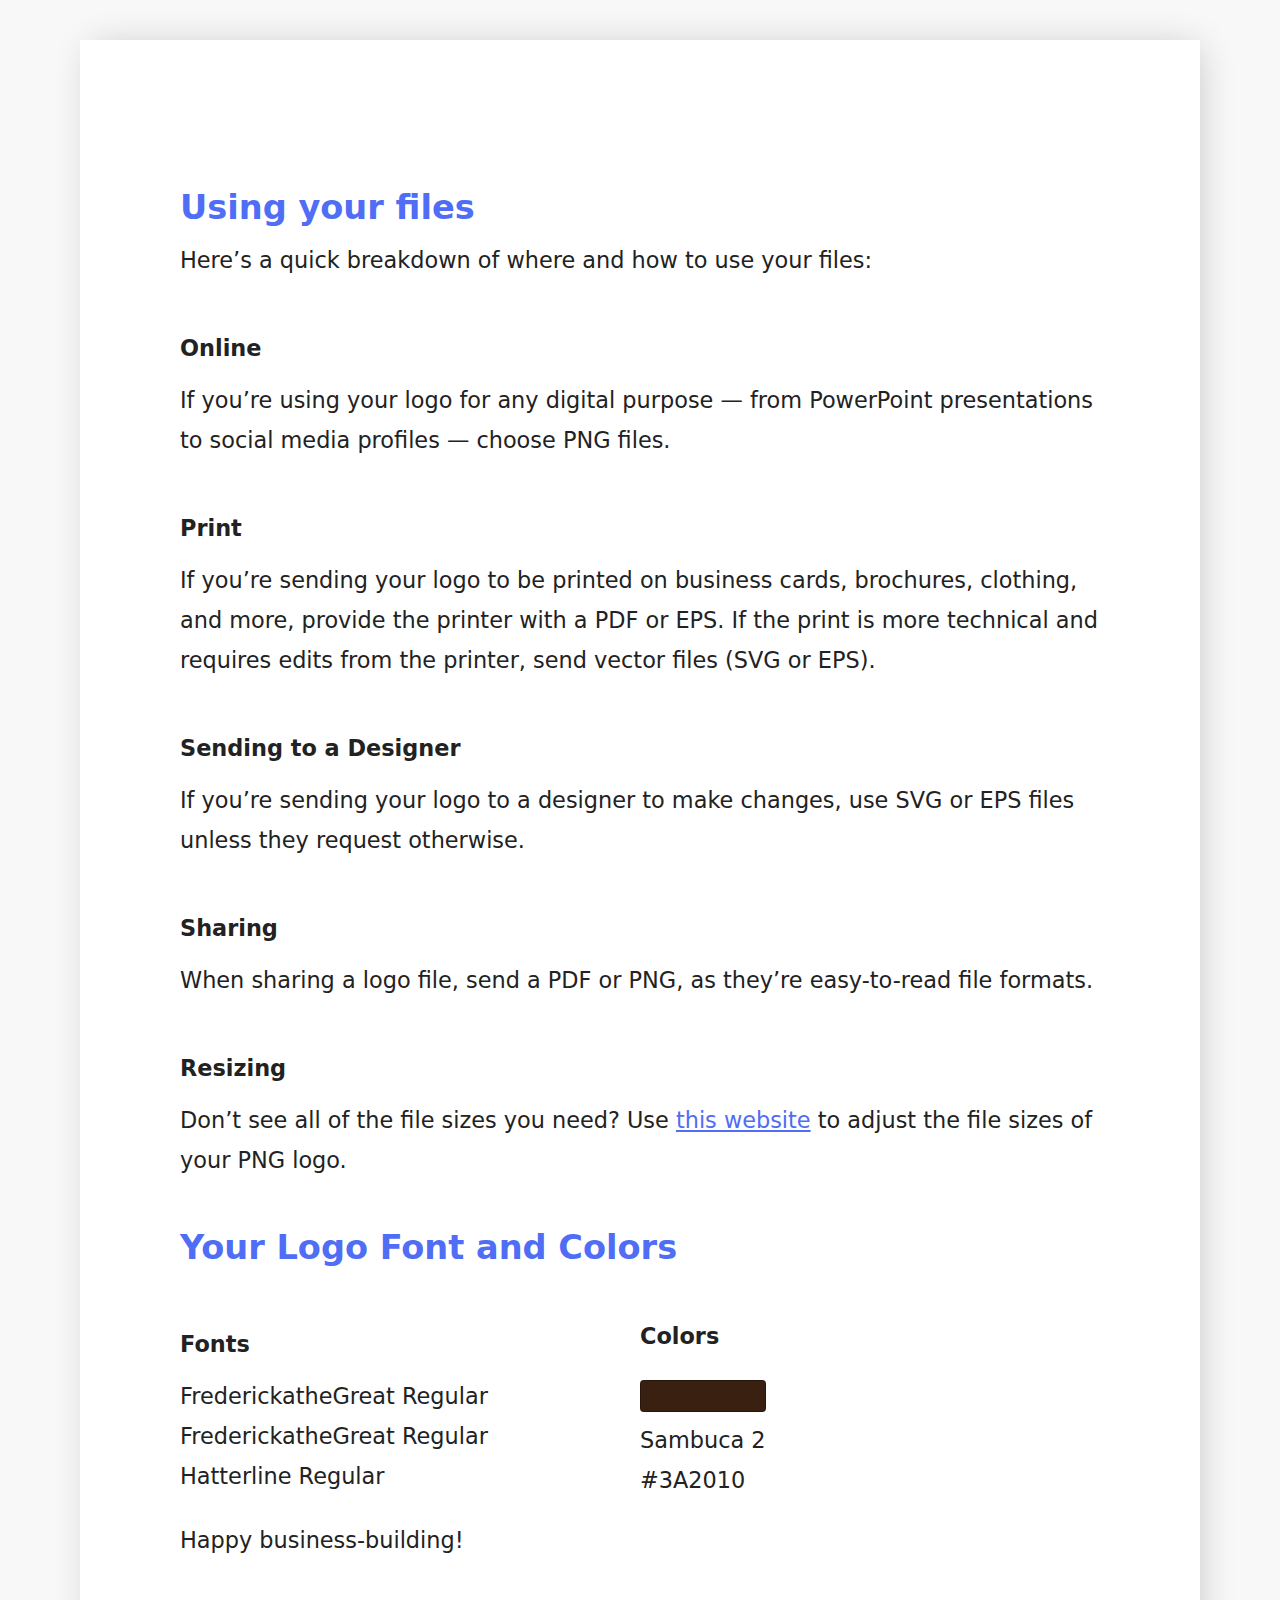
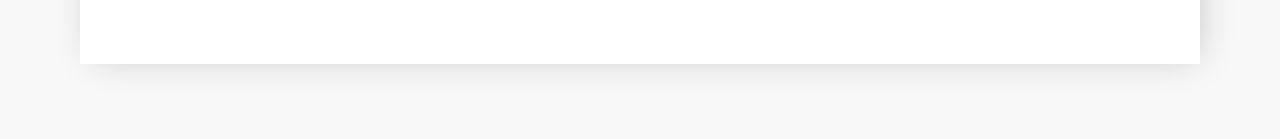
<file: img/Brand Assets Download (adcbee2e-d4a6-43a6-813f-25617a28bc3f)/getting_started_guide.html>
<!DOCTYPE html/>
<html>

<head>
    <meta charset="utf-8">
    <title>
        Congratulations on your custom logo!
    </title>
    <meta name="viewport" content="width=device-width, initial-scale=1">
    <style>
        @font-face {
            font-family: "Avenir W01";
            src:
                url("https://s3.ca-central-1.amazonaws.com/logojoy/dist/fonts/57bf7902-79ee-4b31-a327-1bbf59a3d155.eot?#iefix") format("eot"),
                url("https://s3.ca-central-1.amazonaws.com/logojoy/dist/fonts/b290e775-e0f9-4980-914b-a4c32a5e3e36.woff2") format("woff2"),
                url("https://s3.ca-central-1.amazonaws.com/logojoy/dist/fonts/4b978f72-bb48-46c3-909a-2a8cd2f8819c.woff") format("woff"),
                url("https://s3.ca-central-1.amazonaws.com/logojoy/dist/fonts/9bdf0737-f98c-477a-9365-ffc41b9d1285.ttf") format("truetype"),
                url("https://s3.ca-central-1.amazonaws.com/logojoy/dist/fonts/15281d0d-e3c2-46e1-94db-cb681e00bfaa.svg#15281d0d-e3c2-46e1-94db-cb681e00bfaa") format("svg");
            font-weight: 400;
            font-style: normal;
        }

        * {
            box-sizing: border-box;
        }

        body {
            background-color: #f8f8f8;
            font-family: "Avenir W01", sans;
            font-size: 1.4rem;
            line-height: 2.5rem;
            color: #222;
            margin: 0;
        }

        article {
            width: 100%;
            max-width: 70rem;
            padding: 100px;
            margin: 40px auto  75px;
            background-color: #fff;
            box-shadow: #c0c0c0 5px 0px 35px -8px;
        }
        h1, h2, h3 {
            margin-top: 3rem;
            margin-bottom: 0;
        }
        h3 {
            font-size: 1.4rem;
        }
        p {
            margin-top: .75rem;
            margin-bottom: .25rem;
        }
        hr {
            margin: 2rem auto;
            height: 3px;
            background-color: #f0f0f0;
            border: 0;
        }
        svg {
            width: 10em;
            height: auto;
            margin: 0 auto 40px;
            display: block;
        }
        h2 {
            color: #4f6df5;
        }
        a {
            color: #4f6df5;
        }
        .fonts_colors {
            display: flex;
            justify-content: center;
            align-items: center;
        }
        .fonts_colors > div {
            flex:1 1 50%;
        }

        .font {
            display: block;
        }

        .swatch {
            border: 1px solid rgba(0,0,0,.3);
            border-radius: 4px;
            height: 2rem;
            width: 100%;
            display: block;
            margin-bottom: .5rem;
        }
        .colors_list {
            display: flex;
        }
        .color {
            margin: 1.5rem 3rem .5rem 0;
        }
        .color span {
            white-space: nowrap;
            display: block;
        }

    </style>


</head>

<body>
    <article>
        <h2>
            Using your files
        </h2>
        <p>
            Here’s a quick breakdown of where and how to use your files:
        </p>
        <h3>
            Online
        </h3>
        <p>
            If you’re using your logo for any digital purpose — from PowerPoint presentations to social media profiles
            — choose
            PNG files.
        </p>
        <h3>
            Print
        </h3>
        <p>
            If you’re sending your logo to be printed on business cards, brochures, clothing, and more, provide the
            printer with a PDF or EPS. If the print is more technical and requires edits from the
            printer, send vector files (SVG or EPS).
        </p>

        <h3>
            Sending to a Designer
        </h3>
        <p>
            If you’re sending your logo to a designer to make changes, use SVG or EPS files unless
            they request otherwise.
        </p>

        <h3>
            Sharing
        </h3>
        <p>
            When sharing a logo file, send a PDF or PNG, as they’re easy-to-read file formats.
        </p>

        <h3>
            Resizing
        </h3>
        <p>
            Don’t see all of the file sizes you need? Use <a href="http://resizeimage.net/" target="_blank">this website</a> to adjust the file sizes of your PNG logo.
        </p>

        <h2>
            Your Logo Font and Colors
        </h2>
        <section class="fonts_colors">
            <div>
                <h3>Fonts</h3>
                <p class="font_list">
                    <span class="font">FrederickatheGreat Regular</span><span class="font">FrederickatheGreat Regular</span><span class="font">Hatterline Regular</span>
                </p>
            </div>
            <div>
                <h3>Colors</h3>
                <div class="colors_list">
                    
<div class="color">
	<span class="swatch" style="background-color: 3A2010"></span>
	<span class="name">Sambuca 2</span>
	<span class="hex">#3A2010</span>
</div>

                </div>
            </div>
        </section>
        <p>
            Happy business-building!
        </p>
    </article>
</body>

</html>
</file>
